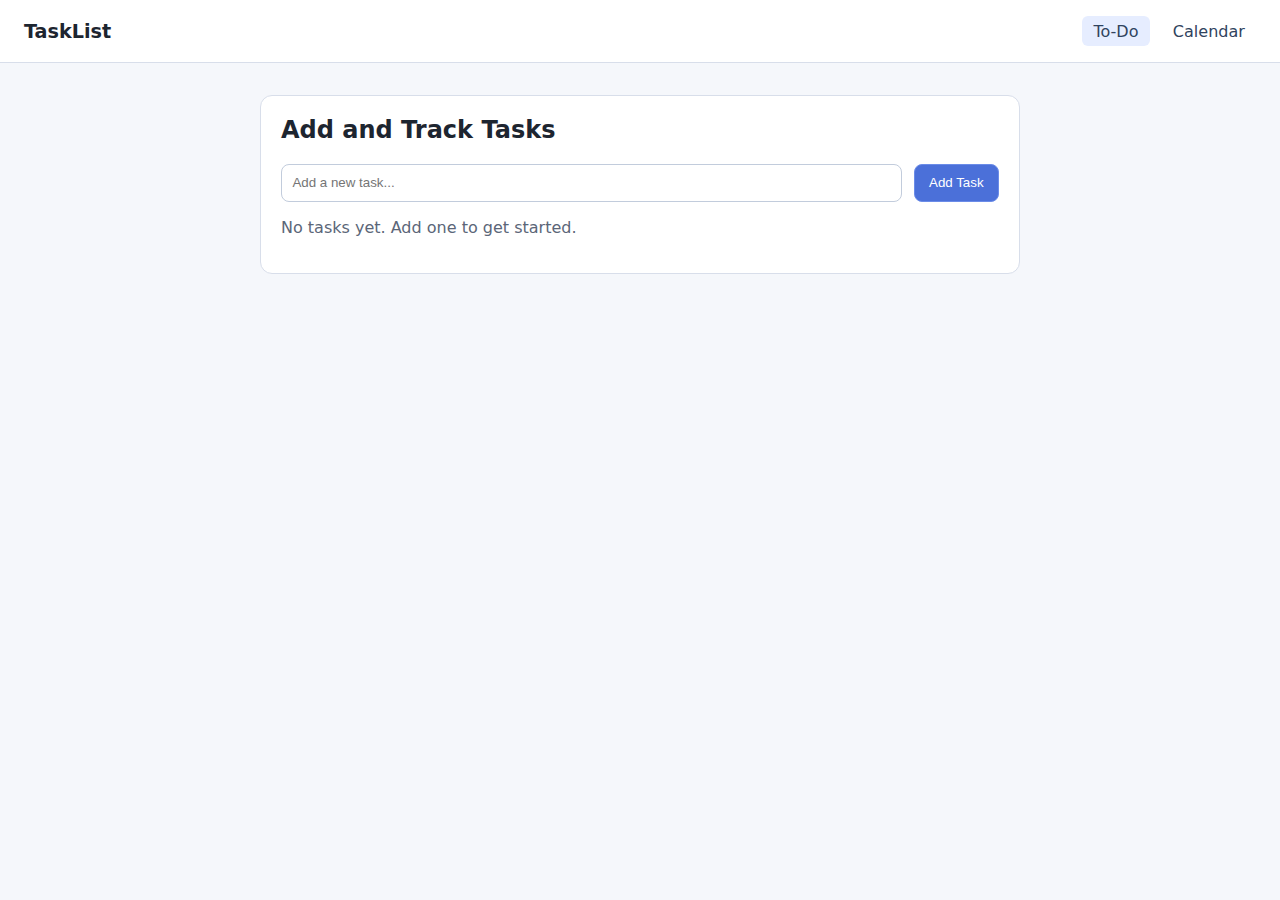
<file: index.html>
<!DOCTYPE html>
<html lang="en">
  <head>
    <meta charset="UTF-8" />
    <meta name="viewport" content="width=device-width, initial-scale=1.0" />
    <title>TaskList | To-Do</title>
    <link rel="stylesheet" href="styles.css" />
  </head>
  <body>
    <header class="top-bar">
      <h1>TaskList</h1>
      <nav>
        <a class="active" href="index.html">To-Do</a>
        <a href="calendar.html">Calendar</a>
      </nav>
    </header>

    <main class="card">
      <h2>Add and Track Tasks</h2>
      <form id="task-form" class="task-form">
        <input id="task-input" type="text" placeholder="Add a new task..." required maxlength="120" />
        <button type="submit">Add Task</button>
      </form>

      <p id="empty-state" class="empty-state">No tasks yet. Add one to get started.</p>
      <ul id="task-list" class="task-list" aria-live="polite"></ul>
    </main>

    <script src="app.js"></script>
  </body>
</html>
</file>
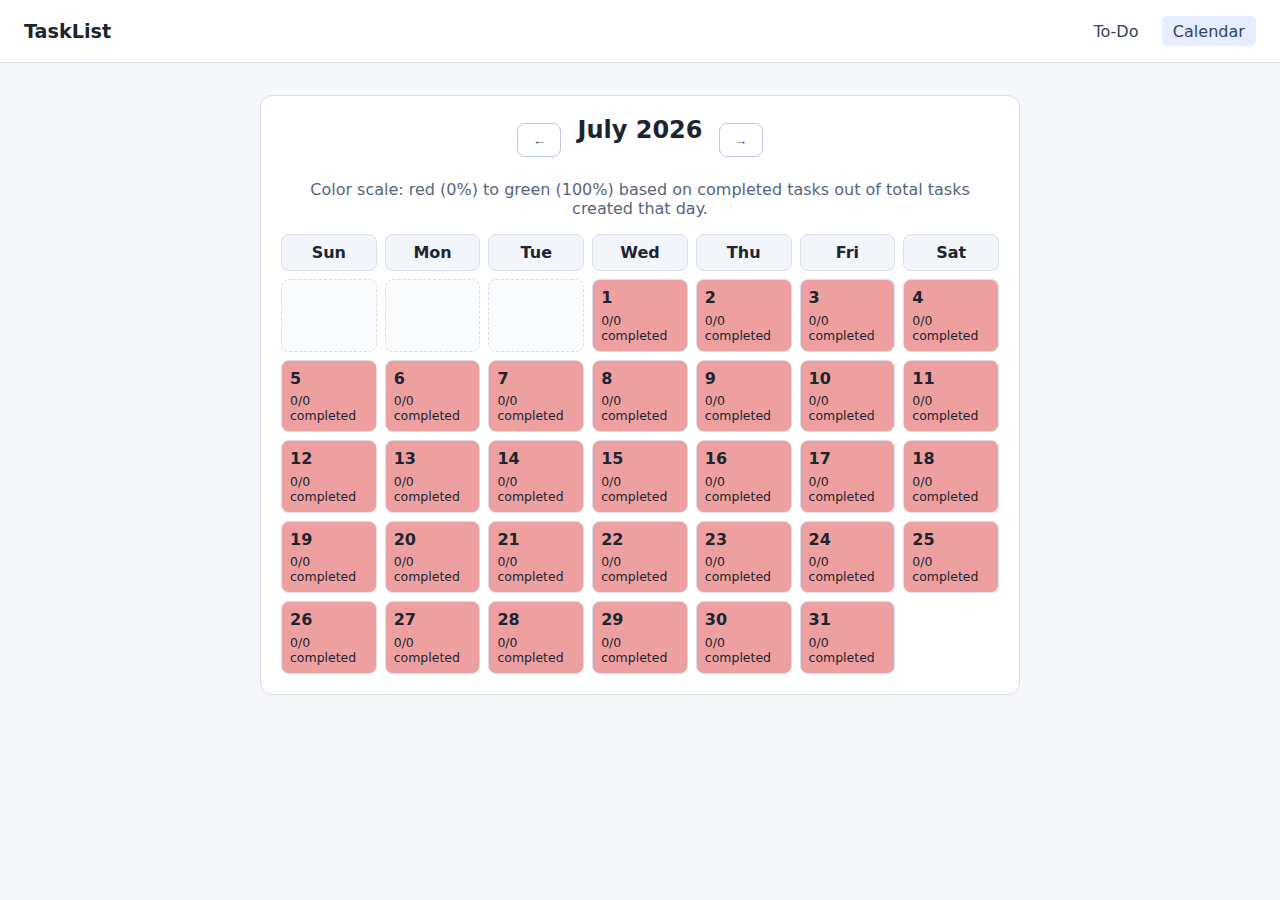
<file: calendar.html>
<!DOCTYPE html>
<html lang="en">
  <head>
    <meta charset="UTF-8" />
    <meta name="viewport" content="width=device-width, initial-scale=1.0" />
    <title>TaskList | Calendar</title>
    <link rel="stylesheet" href="styles.css" />
  </head>
  <body>
    <header class="top-bar">
      <h1>TaskList</h1>
      <nav>
        <a href="index.html">To-Do</a>
        <a class="active" href="calendar.html">Calendar</a>
      </nav>
    </header>

    <main class="card">
      <div class="calendar-header">
        <button id="prev-month" aria-label="Previous month">←</button>
        <h2 id="month-label"></h2>
        <button id="next-month" aria-label="Next month">→</button>
      </div>
      <p class="calendar-help">Color scale: red (0%) to green (100%) based on completed tasks out of total tasks created that day.</p>
      <div id="calendar-grid" class="calendar-grid"></div>
    </main>

    <script src="calendar.js"></script>
  </body>
</html>
</file>
<file: styles.css>
:root {
  color-scheme: light;
  font-family: Inter, system-ui, -apple-system, Segoe UI, Roboto, sans-serif;
  background-color: #f5f7fb;
  color: #1d2530;
}

* {
  box-sizing: border-box;
}

body {
  margin: 0;
  min-height: 100vh;
}

.top-bar {
  display: flex;
  justify-content: space-between;
  align-items: center;
  padding: 1rem 1.5rem;
  border-bottom: 1px solid #d8deea;
  background: #fff;
}

.top-bar h1 {
  margin: 0;
  font-size: 1.2rem;
}

nav {
  display: flex;
  gap: 0.75rem;
}

nav a {
  text-decoration: none;
  color: #30435e;
  padding: 0.35rem 0.7rem;
  border-radius: 6px;
}

nav a.active,
nav a:hover {
  background: #e6edff;
}

.card {
  max-width: 760px;
  margin: 2rem auto;
  background: #fff;
  border: 1px solid #d8deea;
  border-radius: 12px;
  padding: 1.25rem;
}

h2 {
  margin-top: 0;
}

.task-form {
  display: flex;
  gap: 0.7rem;
}

.task-form input {
  flex: 1;
  padding: 0.65rem;
  border-radius: 8px;
  border: 1px solid #c2ccdc;
}

button {
  border: 1px solid #6b8ce8;
  background: #4b70d9;
  color: #fff;
  padding: 0.55rem 0.9rem;
  border-radius: 8px;
  cursor: pointer;
}

button:hover {
  filter: brightness(1.08);
}

.empty-state {
  color: #5b6678;
}

.task-list {
  list-style: none;
  padding: 0;
  margin: 1rem 0 0;
  display: grid;
  gap: 0.6rem;
}

.task-item {
  border: 1px solid #d8deea;
  border-radius: 8px;
  padding: 0.6rem 0.75rem;
  display: flex;
  align-items: center;
  justify-content: space-between;
  gap: 0.8rem;
}

.task-main {
  display: flex;
  align-items: center;
  gap: 0.6rem;
}

.task-main input[type='checkbox'] {
  width: 18px;
  height: 18px;
}

.task-text.done {
  text-decoration: line-through;
  color: #6d7787;
}

.delete-btn {
  background: #fff;
  color: #9a3142;
  border: 1px solid #df9ca8;
}

.calendar-header {
  display: flex;
  justify-content: center;
  align-items: center;
  gap: 1rem;
}

.calendar-header button {
  background: #fff;
  color: #425679;
  border-color: #bac7dc;
}

.calendar-help {
  color: #57657d;
  text-align: center;
}

.calendar-grid {
  display: grid;
  grid-template-columns: repeat(7, minmax(0, 1fr));
  gap: 0.5rem;
}

.day-name,
.calendar-day {
  border: 1px solid #d8deea;
  border-radius: 8px;
  min-height: 70px;
  padding: 0.5rem;
}

.day-name {
  text-align: center;
  background: #f2f5fb;
  min-height: 36px;
  font-weight: 600;
}

.calendar-day.empty {
  border-style: dashed;
  background: #fafbfd;
}

.day-number {
  font-weight: 600;
}

.day-meta {
  font-size: 0.78rem;
  margin-top: 0.35rem;
}
</file>
